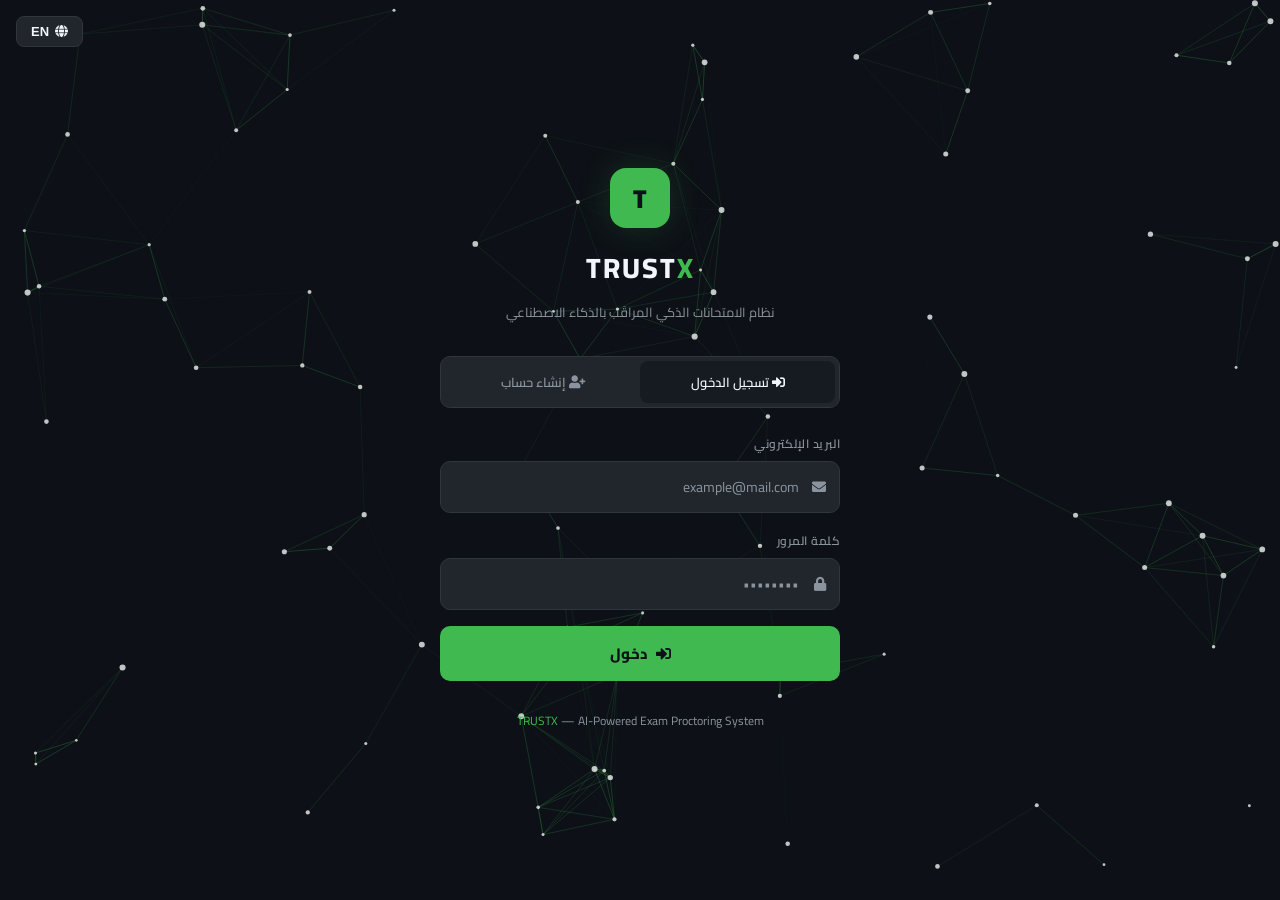
<file: templates/index.html>
﻿<!DOCTYPE html>
<html lang="ar" dir="rtl">
<head>
    <meta charset="UTF-8">
    <meta name="viewport" content="width=device-width, initial-scale=1.0">
    <title>TRUSTX — نظام الامتحانات الذكي</title>
    <link rel="stylesheet" href="../static/trustix.css">
    <link rel="stylesheet" href="https://cdnjs.cloudflare.com/ajax/libs/font-awesome/5.15.3/css/all.min.css">
    <style>
        * { margin:0; padding:0; box-sizing:border-box; }
        body {
            font-family: var(--tx-font-ar);
            background: var(--tx-bg);
            color: var(--tx-white);
            min-height: 100vh;
            display: flex; align-items: center; justify-content: center;
        }

        .page-wrap {
            position: relative; z-index: 1;
            width: 100%; max-width: 440px;
            padding: 20px;
        }

        /* Logo */
        .logo-area {
            text-align: center;
            margin-bottom: 32px;
        }
        .logo-mark {
            width: 60px; height: 60px; border-radius: 16px;
            background: var(--tx-green);
            display: flex; align-items: center; justify-content: center;
            font-size: 26px; font-weight: 900; color: #0d1117;
            margin: 0 auto 14px;
            box-shadow: 0 0 32px var(--tx-green-glow);
        }
        .logo-name {
            font-size: 28px; font-weight: 800; letter-spacing: 2px;
            color: var(--tx-white);
        }
        .logo-name span { color: var(--tx-green); }
        .logo-tagline {
            font-size: 13px; color: var(--tx-muted); margin-top: 6px;
        }

        /* Tabs */
        .tabs {
            display: flex; background: var(--tx-surface2);
            border-radius: 10px; padding: 4px; margin-bottom: 24px;
            border: 1px solid var(--tx-border);
        }
        .tab-btn {
            flex: 1; padding: 9px; border: none; border-radius: 8px;
            background: transparent; cursor: pointer;
            font-family: var(--tx-font-ar); font-size: 13px; font-weight: 600;
            color: var(--tx-muted); transition: .2s;
        }
        .tab-btn.active { background: var(--tx-surface); color: var(--tx-white); }

        /* Form */
        .form-box { display: none; }
        .form-box.active { display: block; }

        .field { margin-bottom: 16px; }
        .field-icon-wrap { position: relative; }
        .field-icon {
            position: absolute; right: 14px; top: 50%; transform: translateY(-50%);
            color: var(--tx-muted); font-size: 14px;
        }
        .field-icon-wrap .tx-input { padding-right: 40px; }

        .submit-btn {
            width: 100%; padding: 13px;
            background: var(--tx-green); color: #0d1117;
            border: none; border-radius: var(--tx-radius);
            font-family: var(--tx-font-ar); font-size: 15px; font-weight: 800;
            cursor: pointer; transition: .2s; margin-top: 4px;
            display: flex; align-items: center; justify-content: center; gap: 8px;
        }
        .submit-btn:hover {
            background: #4dca5f;
            box-shadow: 0 0 24px var(--tx-green-glow);
        }
        .submit-btn:disabled { background: var(--tx-surface2); color: var(--tx-muted); cursor: not-allowed; }

        .err-box {
            background: rgba(248,81,73,.1); border: 1px solid rgba(248,81,73,.3);
            border-radius: 8px; padding: 10px 14px;
            font-size: 13px; color: var(--tx-danger);
            margin-bottom: 14px; display: none; align-items: center; gap: 8px;
        }
        .err-box.show { display: flex; }

        .divider { text-align: center; color: var(--tx-muted); font-size: 12px; margin: 16px 0; }

        .footer-note {
            text-align: center; font-size: 12px; color: var(--tx-muted); margin-top: 28px;
        }
        .footer-note span { color: var(--tx-green); }

        .lang-toggle {
            position: fixed; top: 16px; left: 16px; z-index: 100;
        }
        .lang-toggle button {
            background: var(--tx-surface2); border: 1px solid var(--tx-border);
            color: var(--tx-white); border-radius: 8px;
            padding: 7px 14px; cursor: pointer; font-size: 13px; font-weight: 700;
            display: flex; align-items: center; gap: 6px;
            transition: .2s;
        }
        .lang-toggle button:hover {
            background: var(--tx-surface); border-color: var(--tx-green);
            color: var(--tx-green);
        }
    </style>
</head>
<body>

<canvas id="trustix-canvas"></canvas>

<div class="lang-toggle">
    <button onclick="toggleLang()">
        <i class="fas fa-globe"></i><span id="langLabel">EN</span>
    </button>
</div>

<div class="page-wrap tx-content">

    <div class="logo-area">
        <div class="logo-mark">T</div>
        <div class="logo-name">TRUST<span>X</span></div>
        <div class="logo-tagline" data-ar="نظام الامتحانات الذكي المراقَب بالذكاء الاصطناعي" data-en="AI-Powered Intelligent Exam Proctoring System">نظام الامتحانات الذكي المراقَب بالذكاء الاصطناعي</div>
    </div>

    <!-- Tabs -->
    <div class="tabs">
        <button class="tab-btn active" id="tabSignin" onclick="switchTab('signin')">
            <i class="fas fa-sign-in-alt"></i> <span data-ar="تسجيل الدخول" data-en="Sign In">تسجيل الدخول</span>
        </button>
        <button class="tab-btn" id="tabSignup" onclick="switchTab('signup')">
            <i class="fas fa-user-plus"></i> <span data-ar="إنشاء حساب" data-en="Sign Up">إنشاء حساب</span>
        </button>
    </div>

    <!-- Sign In -->
    <div class="form-box active" id="formSignin">
        <div class="err-box" id="signinErr"><i class="fas fa-times-circle"></i><span id="signinErrTxt"></span></div>
        <div class="field">
            <label class="tx-label" data-ar="البريد الإلكتروني" data-en="Email">البريد الإلكتروني</label>
            <div class="field-icon-wrap">
                <i class="field-icon fas fa-envelope"></i>
                <input class="tx-input" id="email" type="text" placeholder="example@mail.com">
            </div>
        </div>
        <div class="field">
            <label class="tx-label" data-ar="كلمة المرور" data-en="Password">كلمة المرور</label>
            <div class="field-icon-wrap">
                <i class="field-icon fas fa-lock"></i>
                <input class="tx-input" id="password" type="password" placeholder="••••••••"
                       onkeydown="if(event.key==='Enter') doLogin()">
            </div>
        </div>
        <button class="submit-btn" id="loginBtn" onclick="doLogin()">
            <i class="fas fa-sign-in-alt"></i> <span data-ar="دخول" data-en="Sign In">دخول</span>
        </button>
    </div>

    <!-- Sign Up -->
    <div class="form-box" id="formSignup">
        <div class="err-box" id="signupErr"><i class="fas fa-times-circle"></i><span id="signupErrTxt"></span></div>
        <div class="field">
            <label class="tx-label" data-ar="البريد الإلكتروني" data-en="Email">البريد الإلكتروني</label>
            <div class="field-icon-wrap">
                <i class="field-icon fas fa-envelope"></i>
                <input class="tx-input" id="email-signup" type="email" placeholder="example@mail.com">
            </div>
        </div>
        <div class="field">
            <label class="tx-label" data-ar="اسم المستخدم" data-en="Username">اسم المستخدم</label>
            <div class="field-icon-wrap">
                <i class="field-icon fas fa-user"></i>
                <input class="tx-input" id="username-signup" type="text"
                       data-placeholder-ar="اسم المستخدم" data-placeholder-en="Username"
                       placeholder="اسم المستخدم">
            </div>
        </div>
        <div class="field">
            <label class="tx-label" data-ar="كلمة المرور" data-en="Password">كلمة المرور</label>
            <div class="field-icon-wrap">
                <i class="field-icon fas fa-lock"></i>
                <input class="tx-input" id="password-signup" type="password" placeholder="••••••••">
            </div>
        </div>
        <div class="field">
            <label class="tx-label" data-ar="تأكيد كلمة المرور" data-en="Confirm Password">تأكيد كلمة المرور</label>
            <div class="field-icon-wrap">
                <i class="field-icon fas fa-lock"></i>
                <input class="tx-input" id="confirm-password-signup" type="password" placeholder="••••••••"
                       onkeydown="if(event.key==='Enter') doSignup()">
            </div>
        </div>
        <button class="submit-btn" id="signupBtn" onclick="doSignup()">
            <i class="fas fa-user-plus"></i> <span data-ar="إنشاء الحساب" data-en="Create Account">إنشاء الحساب</span>
        </button>
    </div>

    <div class="footer-note">
        <span>TRUSTX</span> — AI-Powered Exam Proctoring System
    </div>
</div>

<script src="../static/plexus.js"></script>
<script src="../static/i18n.js"></script>
<script>
const _errMsgsAr = {
    fillAll:'يرجى ملء جميع الحقول', passNoMatch:'كلمتا المرور غير متطابقتين',
    wrongCreds:'البريد الإلكتروني أو كلمة المرور غير صحيحة', serverErr:'خطأ في الاتصال بالخادم',
    signupErr:'البريد أو الاسم مستخدم مسبقاً',
    loggingIn:'<i class="fas fa-spinner fa-spin"></i> جارٍ الدخول...',
    welcome:'<i class="fas fa-check"></i> مرحباً!',
    creatingAcc:'<i class="fas fa-spinner fa-spin"></i> جارٍ الإنشاء...',
    created:'<i class="fas fa-check"></i> تم! سجّل دخولك الآن',
};
const _errMsgsEn = {
    fillAll:'Please fill in all fields', passNoMatch:'Passwords do not match',
    wrongCreds:'Incorrect email or password', serverErr:'Server connection error',
    signupErr:'Email or username already in use',
    loggingIn:'<i class="fas fa-spinner fa-spin"></i> Signing in...',
    welcome:'<i class="fas fa-check"></i> Welcome!',
    creatingAcc:'<i class="fas fa-spinner fa-spin"></i> Creating account...',
    created:'<i class="fas fa-check"></i> Done! Sign in now',
};
let _errMsgs = _errMsgsAr;
document.addEventListener('langchange', e => { _errMsgs = e.detail==='ar' ? _errMsgsAr : _errMsgsEn; });

// ── Tabs ─────────────────────────────────────────────
function switchTab(tab) {
    document.getElementById('formSignin').classList.toggle('active', tab==='signin');
    document.getElementById('formSignup').classList.toggle('active', tab==='signup');
    document.getElementById('tabSignin').classList.toggle('active', tab==='signin');
    document.getElementById('tabSignup').classList.toggle('active', tab==='signup');
}

function showErr(id, msg) {
    const box = document.getElementById(id);
    document.getElementById(id + 'Txt').textContent = msg;
    box.classList.add('show');
}
function hideErr(id) { document.getElementById(id).classList.remove('show'); }

function doLogin() {
    hideErr('signinErr');
    const email = document.getElementById('email').value.trim();
    const pass  = document.getElementById('password').value;
    if (!email || !pass) { showErr('signinErr', _errMsgs.fillAll); return; }

    const btn = document.getElementById('loginBtn');
    btn.disabled = true; btn.innerHTML = _errMsgs.loggingIn;

    fetch('http://127.0.0.1:5000/login_data', {
        method: 'POST',
        headers: {'Content-Type':'application/json'},
        body: JSON.stringify({email, password: pass})
    })
    .then(r => r.json())
    .then(data => {
        if (data === true) {
            btn.innerHTML = _errMsgs.welcome;
            window.location.replace('/dashboard');
        } else {
            showErr('signinErr', _errMsgs.wrongCreds);
            btn.disabled = false;
            btn.innerHTML = '<i class="fas fa-sign-in-alt"></i> <span data-ar="دخول" data-en="Sign In">' + (currentLang==='ar'?'دخول':'Sign In') + '</span>';
        }
    })
    .catch(() => {
        showErr('signinErr', _errMsgs.serverErr);
        btn.disabled = false;
        btn.innerHTML = '<i class="fas fa-sign-in-alt"></i> <span data-ar="دخول" data-en="Sign In">' + (currentLang==='ar'?'دخول':'Sign In') + '</span>';
    });
}

function doSignup() {
    hideErr('signupErr');
    const email   = document.getElementById('email-signup').value.trim();
    const user    = document.getElementById('username-signup').value.trim();
    const pass    = document.getElementById('password-signup').value;
    const confirm = document.getElementById('confirm-password-signup').value;

    if (!email || !user || !pass) { showErr('signupErr', _errMsgs.fillAll); return; }
    if (pass !== confirm)         { showErr('signupErr', _errMsgs.passNoMatch); return; }

    const btn = document.getElementById('signupBtn');
    btn.disabled = true; btn.innerHTML = _errMsgs.creatingAcc;

    fetch('http://127.0.0.1:5000/signup_data', {
        method: 'POST',
        headers: {'Content-Type':'application/json'},
        body: JSON.stringify({signupEmail: email, username: user, signupPassword: pass})
    })
    .then(r => r.json())
    .then(data => {
        if (data.message && data.message.includes('successfully')) {
            btn.innerHTML = _errMsgs.created;
            setTimeout(() => switchTab('signin'), 1500);
        } else {
            showErr('signupErr', _errMsgs.signupErr);
            btn.disabled = false;
            btn.innerHTML = '<i class="fas fa-user-plus"></i> <span data-ar="إنشاء الحساب" data-en="Create Account">' + (currentLang==='ar'?'إنشاء الحساب':'Create Account') + '</span>';
        }
    })
    .catch(() => {
        showErr('signupErr', _errMsgs.serverErr);
        btn.disabled = false;
        btn.innerHTML = '<i class="fas fa-user-plus"></i> <span data-ar="إنشاء الحساب" data-en="Create Account">' + (currentLang==='ar'?'إنشاء الحساب':'Create Account') + '</span>';
    });
}
</script>
</body>
</html>
</file>
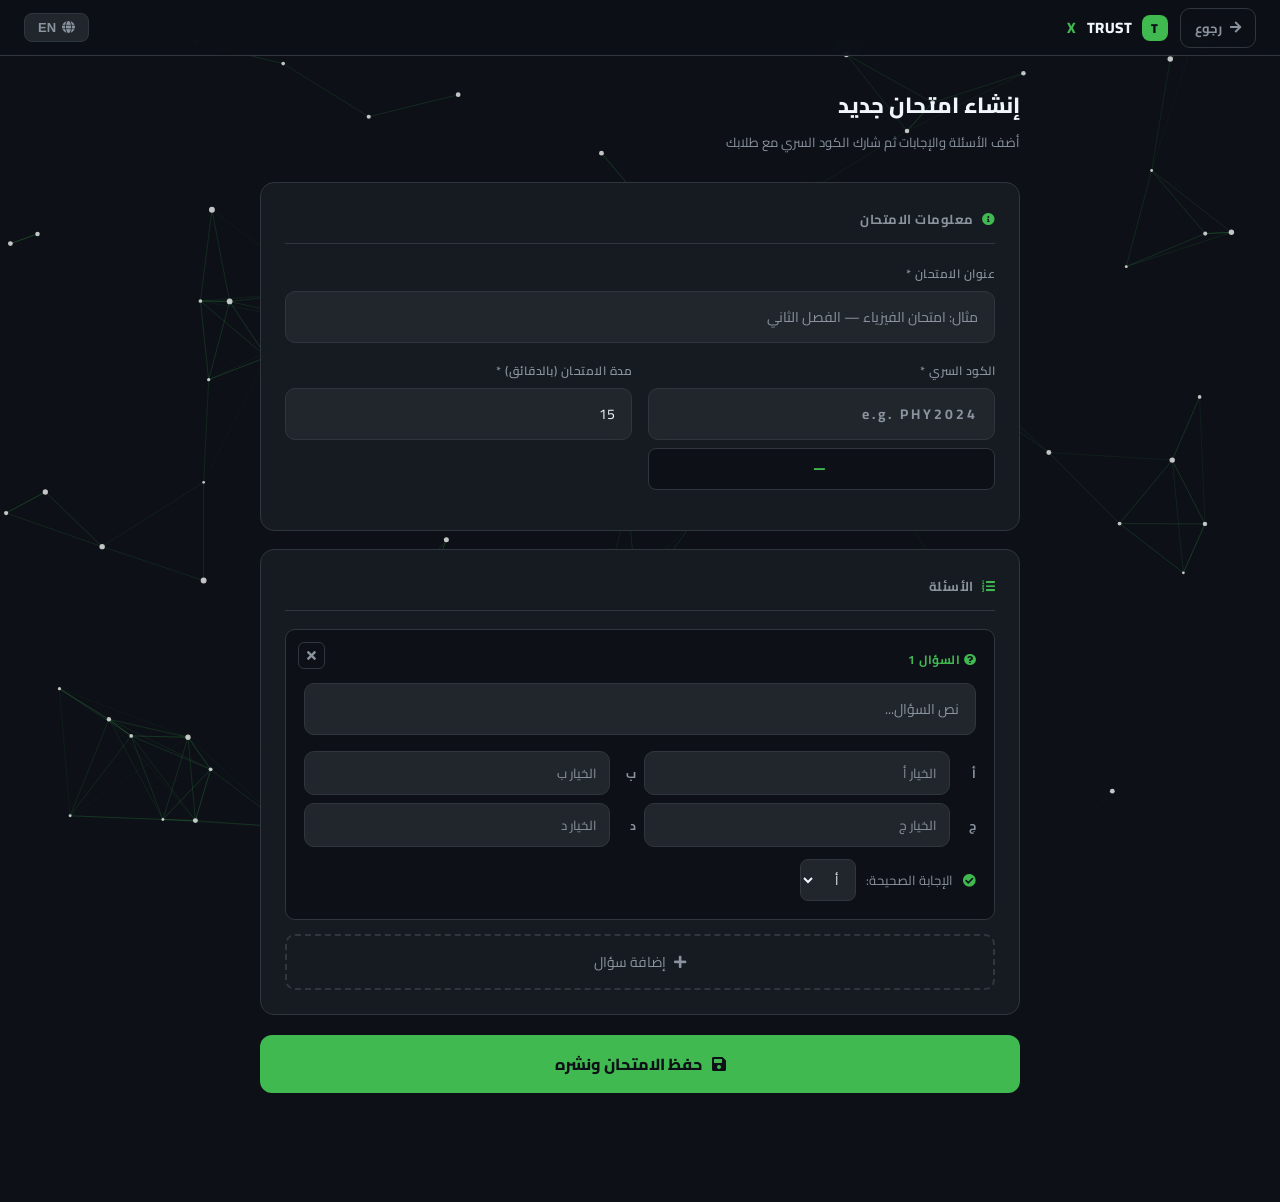
<file: templates/create_exam.html>
﻿<!DOCTYPE html>
<html lang="ar" dir="rtl">
<head>
    <meta charset="UTF-8">
    <meta name="viewport" content="width=device-width, initial-scale=1.0">
    <title>TRUSTX — إنشاء امتحان</title>
    <link rel="stylesheet" href="../static/trustix.css">
    <link rel="stylesheet" href="https://cdnjs.cloudflare.com/ajax/libs/font-awesome/5.15.3/css/all.min.css">
    <style>
        * { margin:0; padding:0; box-sizing:border-box; }
        body { font-family:var(--tx-font-ar); background:var(--tx-bg); color:var(--tx-white); min-height:100vh; }

        .main { max-width:800px; margin:28px auto; padding:0 20px 80px; position:relative; z-index:1; }
        .page-title { font-size:22px; font-weight:800; margin-bottom:4px; }
        .page-sub { color:var(--tx-muted); font-size:13px; margin-bottom:28px; }

        .section {
            background:var(--tx-surface); border:1px solid var(--tx-border);
            border-radius:14px; padding:24px; margin-bottom:18px;
        }
        .sec-title {
            font-size:13px; font-weight:700; color:var(--tx-muted);
            text-transform:uppercase; letter-spacing:.5px;
            margin-bottom:18px; padding-bottom:12px; border-bottom:1px solid var(--tx-border);
            display:flex; align-items:center; gap:8px;
        }
        .sec-title i { color:var(--tx-green); }

        .field { margin-bottom:16px; }
        .row2 { display:grid; grid-template-columns:1fr 1fr; gap:16px; }

        /* Question block */
        .q-block {
            background:var(--tx-bg); border:1px solid var(--tx-border);
            border-radius:10px; padding:18px; margin-bottom:14px; position:relative;
        }
        .q-block:hover { border-color:var(--tx-surface2); }
        .q-num { font-size:12px; font-weight:700; color:var(--tx-green); margin-bottom:12px;
            text-transform:uppercase; letter-spacing:.5px; }
        .opts-grid { display:grid; grid-template-columns:1fr 1fr; gap:8px; margin-bottom:12px; }
        .opt-row { display:flex; align-items:center; gap:8px; }
        .opt-lbl { font-size:12px; color:var(--tx-muted); width:18px; flex-shrink:0; font-weight:700; }
        .remove-q {
            position:absolute; top:12px; left:12px;
            background:none; border:1px solid var(--tx-border); border-radius:6px;
            cursor:pointer; color:var(--tx-muted); padding:5px 8px; font-size:13px; transition:.2s;
        }
        .remove-q:hover { border-color:var(--tx-danger); color:var(--tx-danger); background:rgba(248,81,73,.1); }

        .correct-row { display:flex; align-items:center; gap:10px; font-size:13px; color:var(--tx-muted); }
        .tx-select {
            background:var(--tx-surface2); border:1px solid var(--tx-border);
            border-radius:8px; padding:7px 12px; color:var(--tx-white);
            font-family:var(--tx-font-ar); font-size:13px; outline:none; cursor:pointer;
        }
        .tx-select:focus { border-color:var(--tx-green); }

        .add-q-btn {
            width:100%; padding:13px; border:2px dashed var(--tx-border); border-radius:10px;
            background:none; cursor:pointer; color:var(--tx-muted);
            font-family:var(--tx-font-ar); font-size:14px; transition:.2s;
            display:flex; align-items:center; justify-content:center; gap:8px;
        }
        .add-q-btn:hover { border-color:var(--tx-green); color:var(--tx-green); background:var(--tx-green-dim); }

        .save-btn {
            width:100%; padding:14px; border:none; border-radius:12px;
            background:var(--tx-green); color:#0d1117;
            font-family:var(--tx-font-ar); font-size:16px; font-weight:800;
            cursor:pointer; transition:.2s;
            display:flex; align-items:center; justify-content:center; gap:10px;
            margin-top:20px;
        }
        .save-btn:hover { background:#4dca5f; box-shadow:0 0 24px var(--tx-green-glow); }
        .save-btn:disabled { background:var(--tx-surface2); color:var(--tx-muted); cursor:not-allowed; box-shadow:none; }

        .code-preview {
            background:var(--tx-bg); border:1px solid var(--tx-border);
            border-radius:8px; padding:10px 14px; margin-top:8px;
            font-family:monospace; font-size:18px; font-weight:700;
            color:var(--tx-green); letter-spacing:4px; text-align:center;
            min-height:42px;
        }
    </style>
</head>
<body>
<canvas id="trustix-canvas"></canvas>

<header class="tx-header tx-content">
    <button class="tx-btn tx-btn-ghost" onclick="window.location.href='/dashboard'" style="font-size:13px;padding:7px 14px;">
        <i class="fas fa-arrow-right"></i> <span data-ar="رجوع" data-en="Back">رجوع</span>
    </button>
    <div class="tx-logo" style="font-size:15px;">
        <div class="tx-logo-icon" style="width:26px;height:26px;font-size:13px;">T</div>
        TRUST<span>X</span>
    </div>
    <div style="flex:1"></div>
    <button class="lang-btn-shared" onclick="toggleLang()">
        <i class="fas fa-globe"></i><span id="langLabel">EN</span>
    </button>
</header>

<div class="main">
    <div class="page-title" data-ar="إنشاء امتحان جديد" data-en="Create New Exam">إنشاء امتحان جديد</div>
    <div class="page-sub" data-ar="أضف الأسئلة والإجابات ثم شارك الكود السري مع طلابك" data-en="Add questions and answers, then share the secret code with your students">أضف الأسئلة والإجابات ثم شارك الكود السري مع طلابك</div>

    <!-- Info -->
    <div class="section">
        <div class="sec-title"><i class="fas fa-info-circle"></i> <span data-ar="معلومات الامتحان" data-en="Exam Info">معلومات الامتحان</span></div>

        <div class="field">
            <label class="tx-label" data-ar="عنوان الامتحان *" data-en="Exam Title *">عنوان الامتحان *</label>
            <input class="tx-input" id="examTitle" type="text"
                   data-placeholder-ar="مثال: امتحان الفيزياء — الفصل الثاني"
                   data-placeholder-en="e.g. Physics Exam — Chapter 2"
                   placeholder="مثال: امتحان الفيزياء — الفصل الثاني">
        </div>

        <div class="row2">
            <div class="field">
                <label class="tx-label" data-ar="الكود السري *" data-en="Secret Code *">الكود السري *</label>
                <input class="tx-input" id="examPassword" type="text" placeholder="e.g. PHY2024"
                       oninput="this.value=this.value.toUpperCase();updatePreview()"
                       style="letter-spacing:3px;font-weight:700;">
                <div class="code-preview" id="codePreview">—</div>
            </div>
            <div class="field">
                <label class="tx-label" data-ar="مدة الامتحان (بالدقائق) *" data-en="Duration (minutes) *">مدة الامتحان (بالدقائق) *</label>
                <input class="tx-input" id="examDuration" type="number" value="15" min="1" max="180">
            </div>
        </div>
    </div>

    <!-- Questions -->
    <div class="section">
        <div class="sec-title"><i class="fas fa-list-ol"></i> <span data-ar="الأسئلة" data-en="Questions">الأسئلة</span></div>
        <div id="questionsContainer"></div>
        <button class="add-q-btn" onclick="addQuestion()">
            <i class="fas fa-plus"></i> <span data-ar="إضافة سؤال" data-en="Add Question">إضافة سؤال</span>
        </button>
    </div>

    <button class="save-btn" id="saveBtn" onclick="saveExam()">
        <i class="fas fa-save"></i> <span data-ar="حفظ الامتحان ونشره" data-en="Save & Publish Exam">حفظ الامتحان ونشره</span>
    </button>
</div>

<div class="tx-toast" id="toast"></div>

<script src="../static/plexus.js"></script>
<script src="../static/i18n.js"></script>
<script>
let qCount = 0;
const optLabels = { ar:['أ','ب','ج','د'], en:['A','B','C','D'] };

const CE = {
    ar: { q:'السؤال', qph:'نص السؤال...', optph:'الخيار', correct:'الإجابة الصحيحة:', del:'حذف',
          fillInfo:'يرجى ملء العنوان والكود السري', badDur:'مدة الامتحان يجب أن تكون أكبر من صفر',
          fillQ:'يرجى ملء نص جميع الأسئلة', fillOpts:'يرجى ملء جميع خيارات كل سؤال',
          addOne:'أضف سؤالاً واحداً على الأقل', saving:'جارٍ الحفظ...', saved:'تم إنشاء الامتحان — الكود: ',
          saveErr:'خطأ في الحفظ', connErr:'خطأ في الاتصال بالخادم',
          saveLbl:'حفظ الامتحان ونشره' },
    en: { q:'Question', qph:'Question text...', optph:'Option', correct:'Correct Answer:', del:'Delete',
          fillInfo:'Please fill in the title and secret code', badDur:'Duration must be greater than zero',
          fillQ:'Please fill in all question texts', fillOpts:'Please fill in all options for each question',
          addOne:'Add at least one question', saving:'Saving...', saved:'Exam created — Code: ',
          saveErr:'Error saving', connErr:'Server connection error',
          saveLbl:'Save & Publish Exam' }
};

function updatePreview() {
    const v = document.getElementById('examPassword').value;
    document.getElementById('codePreview').textContent = v || '—';
}

function addQuestion() {
    qCount++;
    const n    = qCount;
    const lang = getCurrentLang();
    const t    = CE[lang];
    const lbl  = optLabels[lang];
    const el   = document.createElement('div');
    el.className = 'q-block'; el.id = 'qblock'+n;
    el.innerHTML = `
        <button class="remove-q" onclick="document.getElementById('qblock${n}').remove()" title="${t.del}">
            <i class="fas fa-times"></i>
        </button>
        <div class="q-num"><i class="fas fa-question-circle"></i> ${t.q} ${n}</div>
        <div class="field">
            <input class="tx-input" id="qtext${n}" placeholder="${t.qph}" style="margin-bottom:0">
        </div>
        <div class="opts-grid" style="margin-top:10px">
            ${[0,1,2,3].map(j=>`
            <div class="opt-row">
                <span class="opt-lbl">${lbl[j]}</span>
                <input class="tx-input" id="opt${n}_${j}" placeholder="${t.optph} ${lbl[j]}" style="font-size:13px;padding:9px 12px">
            </div>`).join('')}
        </div>
        <div class="correct-row" style="margin-top:10px">
            <i class="fas fa-check-circle" style="color:var(--tx-green)"></i>
            <span>${t.correct}</span>
            <select class="tx-select" id="correct${n}">
                ${[0,1,2,3].map(j=>`<option value="${j}">${lbl[j]}</option>`).join('')}
            </select>
        </div>`;
    document.getElementById('questionsContainer').appendChild(el);
}

function toast(msg, type='') {
    const t = document.getElementById('toast');
    t.textContent = msg; t.className = 'tx-toast show ' + type;
    setTimeout(()=>{ t.className='tx-toast'; }, 3500);
}

function saveExam() {
    const lang = getCurrentLang();
    const t    = CE[lang];
    const title    = document.getElementById('examTitle').value.trim();
    const password = document.getElementById('examPassword').value.trim();
    const duration = parseInt(document.getElementById('examDuration').value);
    if (!title || !password) { toast(t.fillInfo, 'err'); return; }
    if (!duration || duration < 1) { toast(t.badDur, 'err'); return; }

    const questions = [];
    const blocks = document.querySelectorAll('.q-block');
    for (const b of blocks) {
        const id   = b.id.replace('qblock','');
        const text = document.getElementById('qtext'+id)?.value.trim();
        if (!text) { toast(t.fillQ, 'err'); return; }
        const opts = [0,1,2,3].map(j => document.getElementById('opt'+id+'_'+j)?.value.trim()||'');
        if (opts.some(o=>!o)) { toast(t.fillOpts, 'err'); return; }
        const ci = parseInt(document.getElementById('correct'+id)?.value);
        questions.push({ question:text, options:opts, answer:opts[ci] });
    }
    if (!questions.length) { toast(t.addOne, 'err'); return; }

    const btn = document.getElementById('saveBtn');
    btn.disabled = true; btn.innerHTML = `<i class="fas fa-spinner fa-spin"></i> ${t.saving}`;

    fetch('/create_exam_data', {
        method:'POST', headers:{'Content-Type':'application/json'},
        body: JSON.stringify({title, password, questions, duration})
    })
    .then(r=>r.json())
    .then(data => {
        if (data.success) {
            toast('✓ ' + t.saved + password, 'ok');
            setTimeout(()=> window.location.href='/dashboard', 2000);
        } else {
            toast(data.message || t.saveErr, 'err');
            btn.disabled = false; btn.innerHTML = `<i class="fas fa-save"></i> ${t.saveLbl}`;
        }
    })
    .catch(()=>{
        toast(t.connErr, 'err');
        btn.disabled = false; btn.innerHTML = `<i class="fas fa-save"></i> ${t.saveLbl}`;
    });
}

addQuestion();
</script>
</body>
</html>
</file>
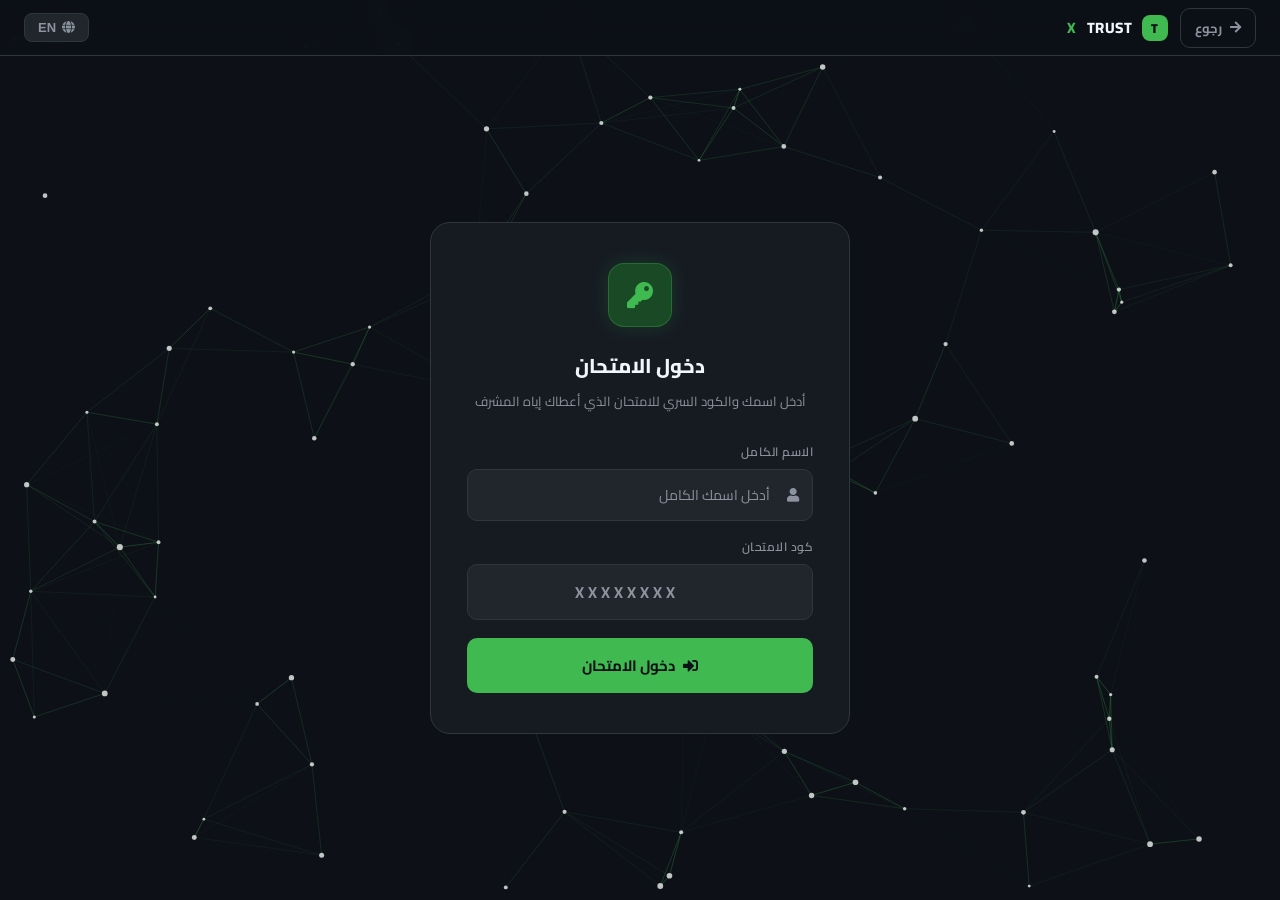
<file: templates/join_exam.html>
﻿<!DOCTYPE html>
<html lang="ar" dir="rtl">
<head>
    <meta charset="UTF-8">
    <meta name="viewport" content="width=device-width, initial-scale=1.0">
    <title>TRUSTX — دخول امتحان</title>
    <link rel="stylesheet" href="../static/trustix.css">
    <link rel="stylesheet" href="https://cdnjs.cloudflare.com/ajax/libs/font-awesome/5.15.3/css/all.min.css">
    <style>
        * { margin:0; padding:0; box-sizing:border-box; }
        body {
            font-family:var(--tx-font-ar); background:var(--tx-bg); color:var(--tx-white);
            min-height:100vh; display:flex; flex-direction:column;
        }
        .center { flex:1; display:flex; align-items:center; justify-content:center; padding:20px; position:relative; z-index:1; }
        .box {
            background:var(--tx-surface); border:1px solid var(--tx-border);
            border-radius:20px; padding:40px 36px;
            width:100%; max-width:420px; text-align:center;
        }
        .icon-wrap {
            width:64px; height:64px; border-radius:16px;
            background:var(--tx-green-dim); border:1px solid rgba(63,185,80,.3);
            display:flex; align-items:center; justify-content:center;
            margin:0 auto 20px; font-size:26px; color:var(--tx-green);
            box-shadow:0 0 20px var(--tx-green-glow);
        }
        h1 { font-size:20px; font-weight:800; margin-bottom:6px; }
        .desc { color:var(--tx-muted); font-size:13px; margin-bottom:28px; line-height:1.7; }

        .field { margin-bottom:14px; text-align:right; }
        .field-wrap { position:relative; }
        .field-icon {
            position:absolute; right:14px; top:50%; transform:translateY(-50%);
            color:var(--tx-muted); font-size:14px;
        }
        .field-wrap .tx-input { padding-right:42px; }
        .tx-input.code { letter-spacing:4px; font-weight:700; font-size:16px; text-align:center; }

        .err-box {
            background:rgba(248,81,73,.1); border:1px solid rgba(248,81,73,.3);
            border-radius:8px; padding:10px 14px; font-size:13px; color:var(--tx-danger);
            margin-bottom:14px; display:none; align-items:center; gap:8px;
        }
        .err-box.show { display:flex; }
    </style>
</head>
<body>
<canvas id="trustix-canvas"></canvas>

<header class="tx-header tx-content">
    <button class="tx-btn tx-btn-ghost" onclick="window.location.href='/dashboard'" style="font-size:13px;padding:7px 14px;">
        <i class="fas fa-arrow-right"></i> <span data-ar="رجوع" data-en="Back">رجوع</span>
    </button>
    <div class="tx-logo" style="font-size:15px;">
        <div class="tx-logo-icon" style="width:26px;height:26px;font-size:13px;">T</div>
        TRUST<span>X</span>
    </div>
    <div style="flex:1"></div>
    <button class="lang-btn-shared" onclick="toggleLang()">
        <i class="fas fa-globe"></i><span id="langLabel">EN</span>
    </button>
</header>

<div class="center">
    <div class="box">
        <div class="icon-wrap"><i class="fas fa-key"></i></div>
        <h1 data-ar="دخول الامتحان" data-en="Join Exam">دخول الامتحان</h1>
        <p class="desc" data-ar="أدخل اسمك والكود السري للامتحان الذي أعطاك إياه المشرف" data-en="Enter your name and the exam code given to you by the supervisor">أدخل اسمك والكود السري للامتحان<br>الذي أعطاك إياه المشرف</p>

        <div class="err-box" id="errBox"><i class="fas fa-exclamation-circle"></i><span id="errTxt"></span></div>

        <div class="field">
            <label class="tx-label" style="text-align:right" data-ar="الاسم الكامل" data-en="Full Name">الاسم الكامل</label>
            <div class="field-wrap">
                <i class="field-icon fas fa-user"></i>
                <input class="tx-input" id="studentName" type="text"
                       data-placeholder-ar="أدخل اسمك الكامل" data-placeholder-en="Enter your full name"
                       placeholder="أدخل اسمك الكامل"
                       oninput="clearErr()" onkeydown="if(event.key==='Enter') document.getElementById('examPass').focus()">
            </div>
        </div>

        <div class="field">
            <label class="tx-label" style="text-align:right" data-ar="كود الامتحان" data-en="Exam Code">كود الامتحان</label>
            <div class="field-wrap">
                <input class="tx-input code" id="examPass" type="text" placeholder="XXXXXXXX"
                       oninput="this.value=this.value.toUpperCase();clearErr()"
                       onkeydown="if(event.key==='Enter') joinExam()">
            </div>
        </div>

        <button class="tx-btn tx-btn-primary" id="joinBtn" onclick="joinExam()" style="width:100%;font-size:15px;padding:13px;margin-top:4px;">
            <i class="fas fa-sign-in-alt"></i> <span data-ar="دخول الامتحان" data-en="Join Exam">دخول الامتحان</span>
        </button>
    </div>
</div>

<script src="../static/plexus.js"></script>
<script src="../static/i18n.js"></script>
<script>
const JE = {
    ar: { noName:'يرجى إدخال اسمك الكامل', noCode:'يرجى إدخال كود الامتحان',
          checking:'جارٍ التحقق...', done:'تم! جارٍ التحويل...',
          wrongCode:'كود الامتحان غير صحيح', connErr:'خطأ في الاتصال بالخادم',
          joinLbl:'دخول الامتحان' },
    en: { noName:'Please enter your full name', noCode:'Please enter the exam code',
          checking:'Verifying...', done:'Done! Redirecting...',
          wrongCode:'Incorrect exam code', connErr:'Server connection error',
          joinLbl:'Join Exam' }
};

function clearErr() {
    document.getElementById('errBox').classList.remove('show');
    document.getElementById('studentName').classList.remove('err');
    document.getElementById('examPass').classList.remove('err');
}
function showErr(msg, field) {
    document.getElementById('errTxt').textContent = msg;
    document.getElementById('errBox').classList.add('show');
    if (field) document.getElementById(field).classList.add('err');
}
function joinExam() {
    const t    = JE[getCurrentLang()];
    const name = document.getElementById('studentName').value.trim();
    const pass = document.getElementById('examPass').value.trim();
    if (!name) { showErr(t.noName, 'studentName'); return; }
    if (!pass) { showErr(t.noCode, 'examPass');    return; }

    const btn = document.getElementById('joinBtn');
    btn.disabled = true;
    btn.innerHTML = `<i class="fas fa-spinner fa-spin"></i> ${t.checking}`;

    fetch('/join_exam_data', {
        method:'POST', headers:{'Content-Type':'application/json'},
        body: JSON.stringify({password: pass, student_name: name})
    })
    .then(r=>r.json())
    .then(data => {
        if (data.success) {
            btn.innerHTML = `<i class="fas fa-check"></i> ${t.done}`;
            window.location.href = '/quiz_html?exam_id=' + data.exam_id;
        } else {
            showErr(data.message || t.wrongCode, 'examPass');
            btn.disabled = false;
            btn.innerHTML = `<i class="fas fa-sign-in-alt"></i> ${t.joinLbl}`;
        }
    })
    .catch(()=>{
        showErr(t.connErr);
        btn.disabled = false;
        btn.innerHTML = `<i class="fas fa-sign-in-alt"></i> ${t.joinLbl}`;
    });
}
</script>
</body>
</html>
</file>
<file: static/trustix.css>
﻿@import url('https://fonts.googleapis.com/css2?family=Cairo:wght@400;600;700;800&family=Inter:wght@400;500;600;700;800&display=swap');

/* ══════════════════════════════════════════════
   TRUSTX — Design System
══════════════════════════════════════════════ */
:root {
  --tx-bg:        #0d1117;
  --tx-surface:   #161b22;
  --tx-surface2:  #21262d;
  --tx-border:    #30363d;
  --tx-green:     #3fb950;
  --tx-green-dim: #1a4a25;
  --tx-green-glow:rgba(63,185,80,.18);
  --tx-white:     #f0f6fc;
  --tx-muted:     #8b949e;
  --tx-danger:    #f85149;
  --tx-warn:      #d29922;
  --tx-radius:    10px;
  --tx-font-ar:   'Cairo','Inter',sans-serif;
  --tx-font-en:   'Inter','Cairo',sans-serif;
}

/* Canvas plexus background */
#trustix-canvas {
  position: fixed;
  inset: 0;
  z-index: 0;
  pointer-events: none;
}

/* Ensure content is above canvas */
.tx-content {
  position: relative;
  z-index: 1;
}

/* ── Buttons ── */
.tx-btn {
  display: inline-flex; align-items: center; justify-content: center; gap: 8px;
  padding: 12px 24px; border: none; border-radius: var(--tx-radius);
  font-family: var(--tx-font-ar); font-size: 15px; font-weight: 700;
  cursor: pointer; transition: all .2s; text-decoration: none;
}
.tx-btn-primary {
  background: var(--tx-green); color: #0d1117;
}
.tx-btn-primary:hover {
  background: #4dca5f; box-shadow: 0 0 20px var(--tx-green-glow);
}
.tx-btn-outline {
  background: transparent; color: var(--tx-green);
  border: 1px solid var(--tx-green);
}
.tx-btn-outline:hover {
  background: var(--tx-green-dim);
}
.tx-btn-ghost {
  background: transparent; color: var(--tx-muted);
  border: 1px solid var(--tx-border);
}
.tx-btn-ghost:hover { color: var(--tx-white); border-color: var(--tx-muted); }

/* ── Cards ── */
.tx-card {
  background: var(--tx-surface);
  border: 1px solid var(--tx-border);
  border-radius: 14px;
  padding: 24px;
}

/* ── Inputs ── */
.tx-input {
  width: 100%;
  background: var(--tx-surface2);
  border: 1px solid var(--tx-border);
  border-radius: var(--tx-radius);
  padding: 12px 16px;
  color: var(--tx-white);
  font-family: var(--tx-font-ar);
  font-size: 14px;
  outline: none;
  transition: .2s;
}
.tx-input::placeholder { color: var(--tx-muted); }
.tx-input:focus {
  border-color: var(--tx-green);
  box-shadow: 0 0 0 3px var(--tx-green-glow);
}
.tx-input.err { border-color: var(--tx-danger); }

/* ── Header ── */
.tx-header {
  background: rgba(13,17,23,.92);
  backdrop-filter: blur(12px);
  border-bottom: 1px solid var(--tx-border);
  height: 56px;
  display: flex; align-items: center;
  padding: 0 24px; gap: 12px;
  position: sticky; top: 0; z-index: 100;
}
.tx-logo {
  display: flex; align-items: center; gap: 10px;
  font-size: 18px; font-weight: 800; color: var(--tx-white);
  text-decoration: none; letter-spacing: .5px;
}
.tx-logo span { color: var(--tx-green); }
.tx-logo-icon {
  width: 32px; height: 32px;
  background: var(--tx-green); border-radius: 8px;
  display: flex; align-items: center; justify-content: center;
  font-size: 16px; color: #0d1117; font-weight: 900;
}

/* ── Lang Button (shared) ── */
.lang-btn-shared {
  display: flex; align-items: center; gap: 6px;
  background: var(--tx-surface2); border: 1px solid var(--tx-border);
  color: var(--tx-muted); border-radius: 8px;
  padding: 6px 13px; cursor: pointer; font-size: 13px; font-weight: 700;
  transition: .2s; white-space: nowrap;
}
.lang-btn-shared:hover {
  border-color: var(--tx-green); color: var(--tx-green);
  background: var(--tx-green-dim);
}

/* ── Labels ── */
.tx-label {
  display: block;
  font-size: 12px; font-weight: 600;
  color: var(--tx-muted);
  margin-bottom: 6px;
  text-transform: uppercase; letter-spacing: .5px;
}

/* ── Badge ── */
.tx-badge {
  display: inline-flex; align-items: center; gap: 4px;
  padding: 3px 10px; border-radius: 20px;
  font-size: 11px; font-weight: 700;
}
.tx-badge-green { background: var(--tx-green-dim); color: var(--tx-green); }
.tx-badge-red   { background: rgba(248,81,73,.15); color: var(--tx-danger); }
.tx-badge-amber { background: rgba(210,153,34,.15); color: var(--tx-warn); }
.tx-badge-gray  { background: var(--tx-surface2); color: var(--tx-muted); }

/* ── Tables ── */
.tx-table { width: 100%; border-collapse: collapse; }
.tx-table th {
  padding: 11px 16px; text-align: right;
  font-size: 11px; font-weight: 700;
  color: var(--tx-muted); text-transform: uppercase; letter-spacing: .5px;
  border-bottom: 1px solid var(--tx-border);
  background: var(--tx-surface2);
}
.tx-table td {
  padding: 14px 16px; font-size: 13px;
  color: var(--tx-white); border-bottom: 1px solid var(--tx-border);
  vertical-align: top;
}
.tx-table tr:last-child td { border-bottom: none; }
.tx-table tr:hover td { background: rgba(255,255,255,.02); }

/* ── Stat Cards ── */
.tx-stat {
  background: var(--tx-surface);
  border: 1px solid var(--tx-border);
  border-radius: 14px;
  padding: 18px 16px;
  text-align: center;
}
.tx-stat-val {
  font-size: 28px; font-weight: 800;
  color: var(--tx-white); margin-bottom: 4px;
}
.tx-stat-lbl { font-size: 11px; color: var(--tx-muted); text-transform: uppercase; letter-spacing: .5px; }

/* ── Toast ── */
.tx-toast {
  position: fixed; bottom: 24px; left: 50%;
  transform: translateX(-50%) translateY(80px);
  background: var(--tx-surface); border: 1px solid var(--tx-border);
  color: var(--tx-white); padding: 12px 24px; border-radius: 10px;
  font-size: 14px; opacity: 0; transition: .3s; z-index: 999;
  display: flex; align-items: center; gap: 8px;
}
.tx-toast.show { opacity: 1; transform: translateX(-50%) translateY(0); }
.tx-toast.ok   { border-color: var(--tx-green); color: var(--tx-green); }
.tx-toast.err  { border-color: var(--tx-danger); color: var(--tx-danger); }

/* ── Scrollbar ── */
::-webkit-scrollbar { width: 6px; }
::-webkit-scrollbar-track { background: var(--tx-bg); }
::-webkit-scrollbar-thumb { background: var(--tx-border); border-radius: 3px; }
</file>
